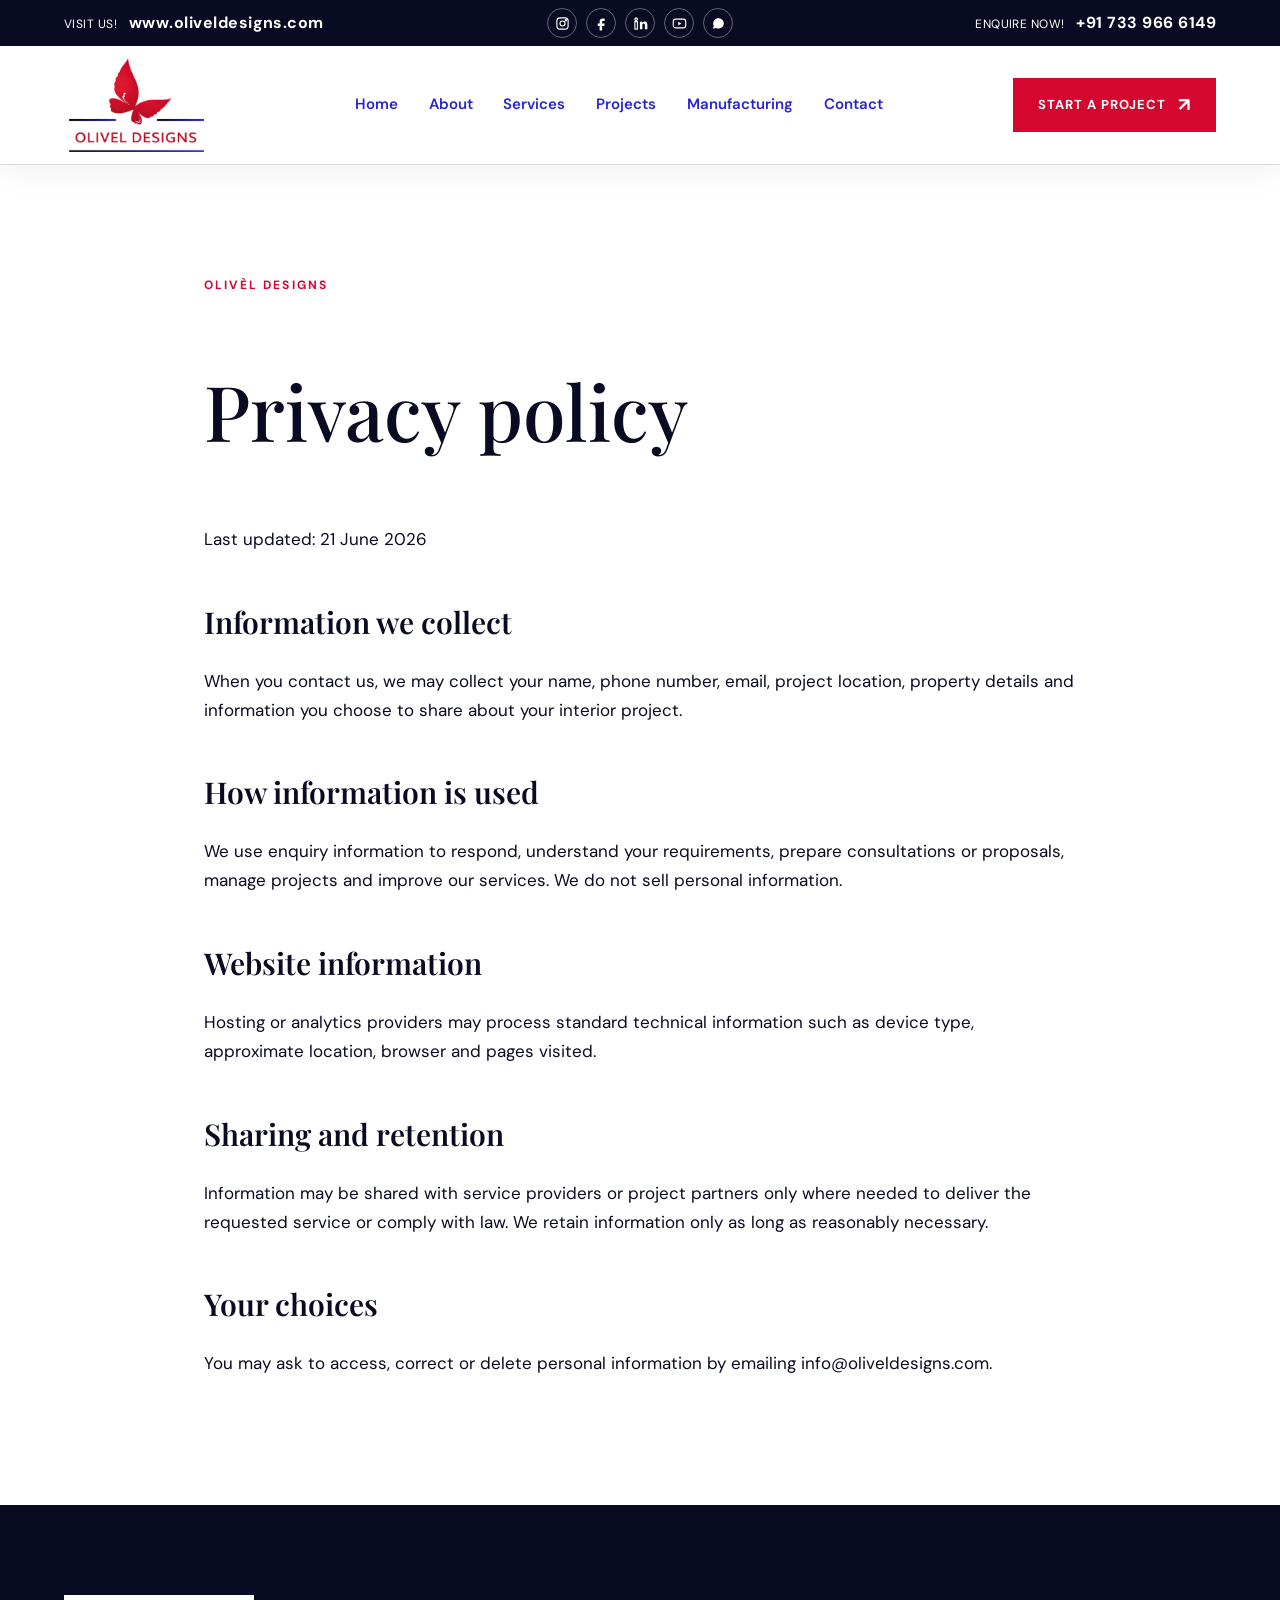
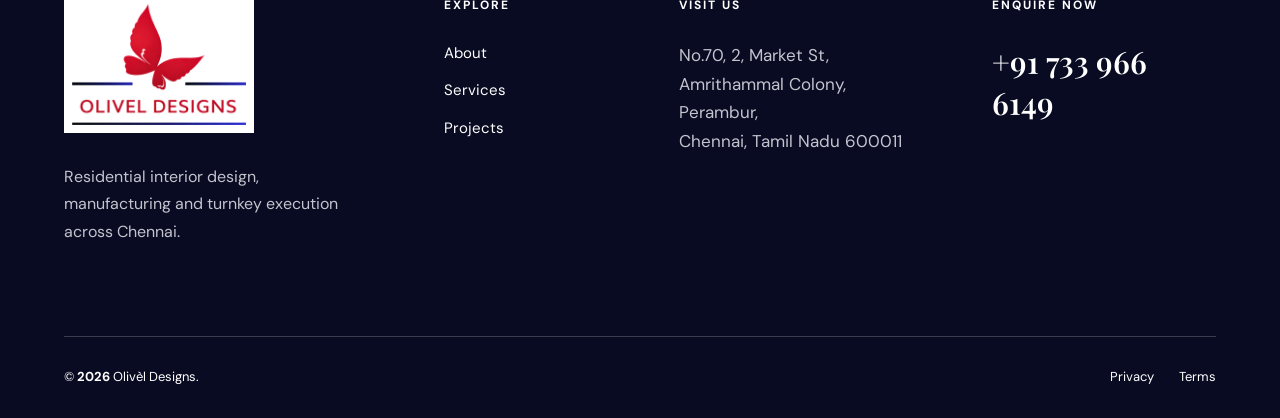
<file: privacy-policy.html>
<!doctype html><html lang="en-IN"><head><meta charset="utf-8"><meta name="viewport" content="width=device-width,initial-scale=1"><title>Privacy Policy | Olivèl Designs</title><link rel="icon" href="assets/favicon.png"><link rel="preconnect" href="https://fonts.googleapis.com"><link rel="preconnect" href="https://fonts.gstatic.com" crossorigin><link href="https://fonts.googleapis.com/css2?family=DM+Sans:wght@400;500;600;700&family=Playfair+Display:ital,wght@0,500;0,600;1,500&display=swap" rel="stylesheet"><link rel="stylesheet" href="assets/css/style.css"></head><body>
<header class="site-header"><div class="contact-bar"><a href="https://oliveldesigns.com">VISIT US! <strong>www.oliveldesigns.com</strong></a><a href="tel:+917339666149">ENQUIRE NOW! <strong>+91 733 966 6149</strong></a></div><div class="nav-wrap"><a class="brand" href="index.html"><img src="assets/images/brand/olivel-designs-logo.png" alt="Olivèl Designs"></a><nav class="main-nav" id="mainNav"><a href="index.html">Home</a><a href="about.html">About</a><a href="services.html">Services</a><a href="projects.html">Projects</a><a href="manufacturing.html">Manufacturing</a><a href="contact.html">Contact</a></nav><a class="nav-cta" href="contact.html">Start a project <span>↗</span></a><button class="menu-toggle" type="button"><span></span><span></span></button></div></header>
<main><section class="page-section legal"><p class="kicker">OLIVÈL DESIGNS</p><h1>Privacy policy</h1><p>Last updated: 21 June 2026</p><h2>Information we collect</h2><p>When you contact us, we may collect your name, phone number, email, project location, property details and information you choose to share about your interior project.</p><h2>How information is used</h2><p>We use enquiry information to respond, understand your requirements, prepare consultations or proposals, manage projects and improve our services. We do not sell personal information.</p><h2>Website information</h2><p>Hosting or analytics providers may process standard technical information such as device type, approximate location, browser and pages visited.</p><h2>Sharing and retention</h2><p>Information may be shared with service providers or project partners only where needed to deliver the requested service or comply with law. We retain information only as long as reasonably necessary.</p><h2>Your choices</h2><p>You may ask to access, correct or delete personal information by emailing info@oliveldesigns.com.</p></section></main>
<footer class="site-footer"><div class="footer-main"><div class="footer-brand"><a href="index.html"><img src="assets/images/brand/olivel-designs-logo.png" alt="Olivèl Designs"></a><p>Residential interior design, manufacturing and turnkey execution across Chennai.</p></div><div><h3>Explore</h3><a href="about.html">About</a><a href="services.html">Services</a><a href="projects.html">Projects</a></div><div><h3>Visit us</h3><p>No.70, 2, Market St,<br>Amrithammal Colony, Perambur,<br>Chennai, Tamil Nadu 600011</p></div><div class="footer-call"><h3>Enquire now</h3><a href="tel:+917339666149">+91 733 966 6149</a></div></div><div class="footer-bottom"><span>© <b data-year></b> Olivèl Designs.</span><div><a href="privacy-policy.html">Privacy</a><a href="terms.html">Terms</a></div></div></footer><script src="assets/js/main.js"></script></body></html>
</file>
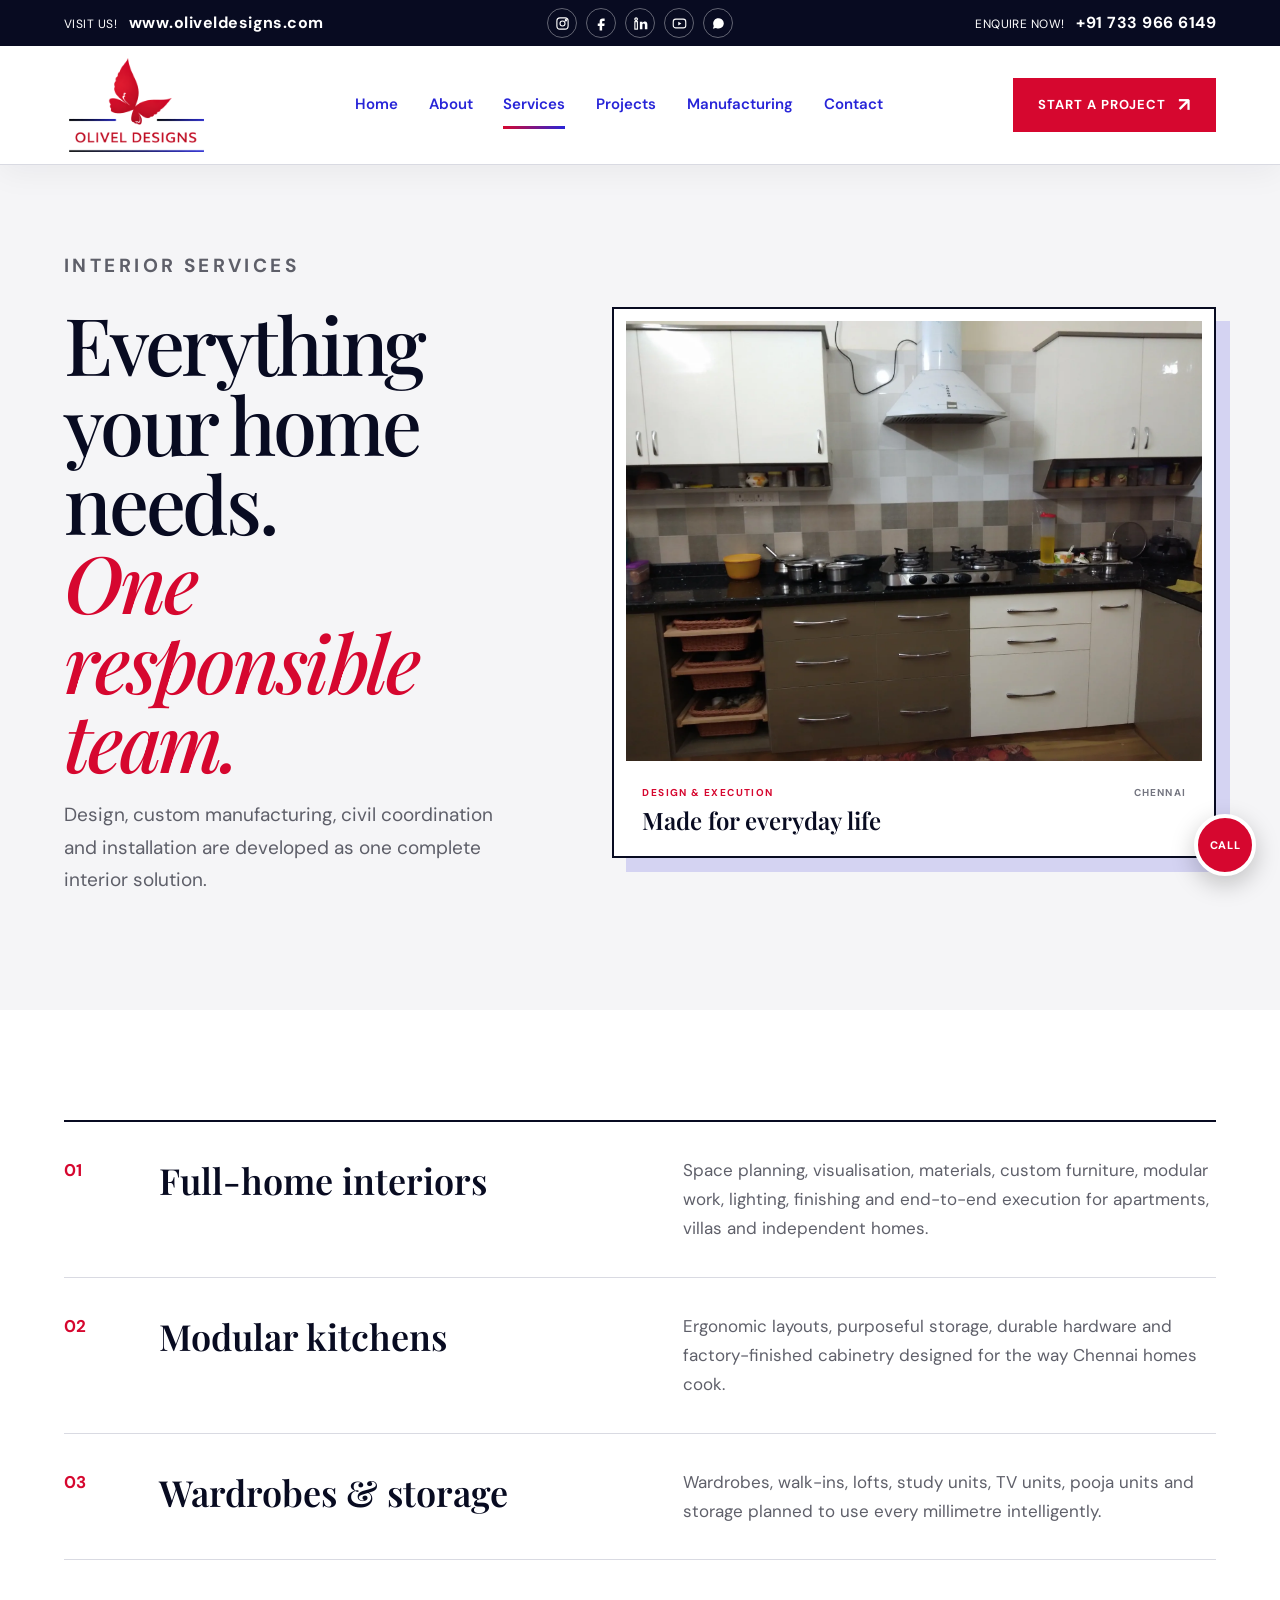
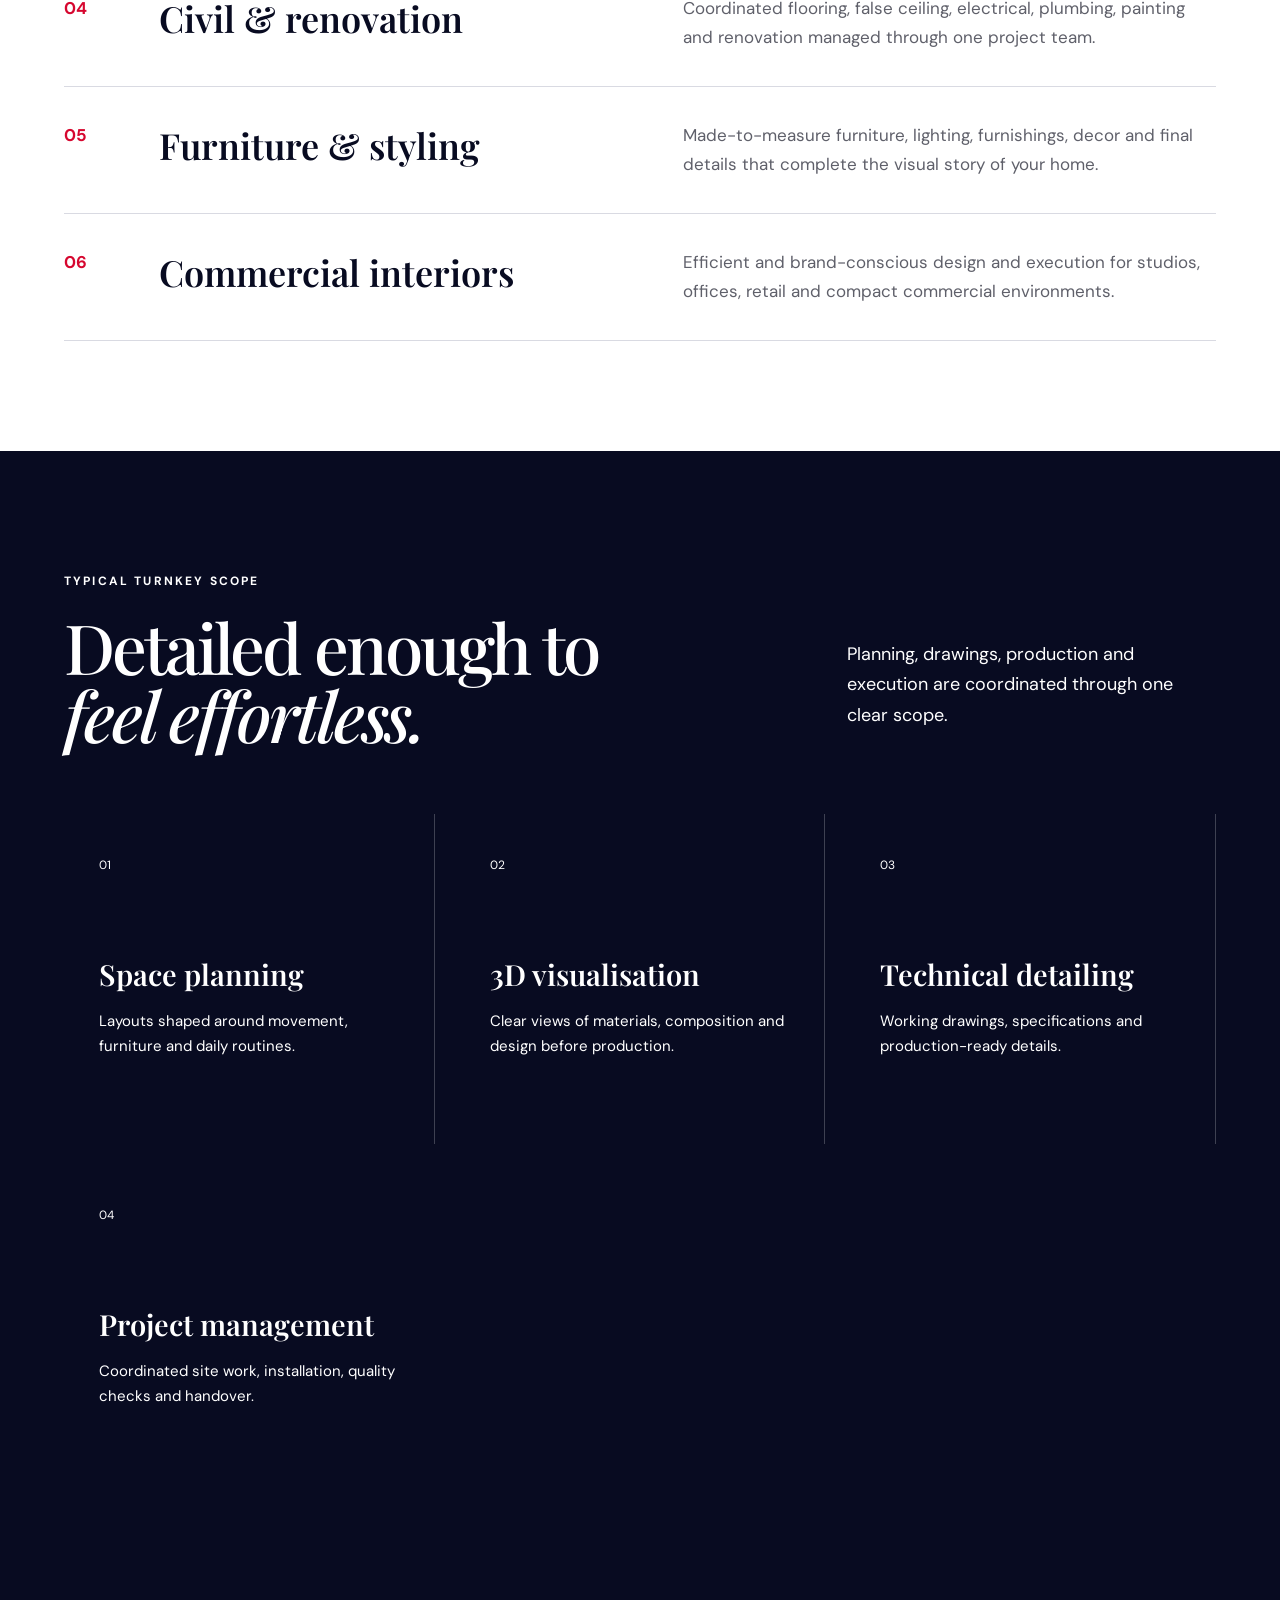
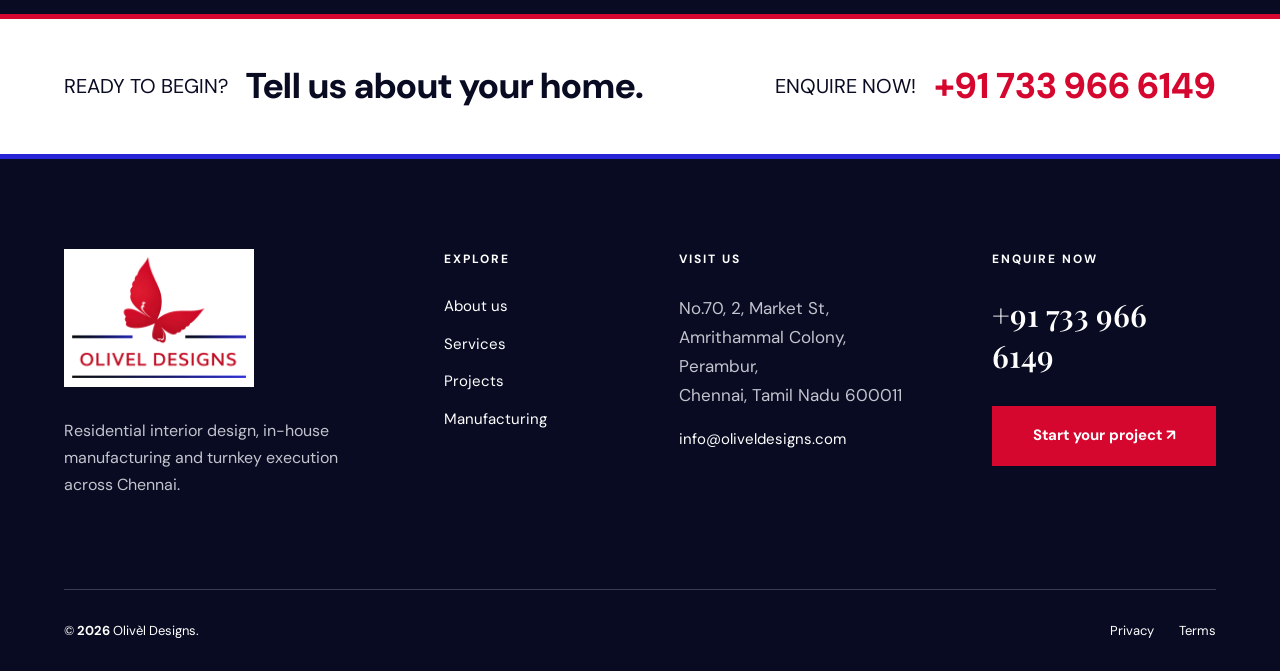
<file: services.html>
<!doctype html><html lang="en-IN"><head><meta charset="utf-8"><meta name="viewport" content="width=device-width,initial-scale=1"><title>Interior Design & Execution Services Chennai | Olivèl Designs</title><meta name="description" content="Full-home interiors, modular kitchens, wardrobes, renovation and custom furniture designed, manufactured and executed by Olivèl Designs in Chennai."><link rel="icon" href="assets/favicon.png"><link rel="preconnect" href="https://fonts.googleapis.com"><link rel="preconnect" href="https://fonts.gstatic.com" crossorigin><link href="https://fonts.googleapis.com/css2?family=DM+Sans:wght@400;500;600;700&family=Playfair+Display:ital,wght@0,500;0,600;1,500&display=swap" rel="stylesheet"><link rel="stylesheet" href="assets/css/style.css"></head><body>
<header class="site-header"><div class="contact-bar"><a href="https://oliveldesigns.com">VISIT US! <strong>www.oliveldesigns.com</strong></a><a href="tel:+917339666149">ENQUIRE NOW! <strong>+91 733 966 6149</strong></a></div><div class="nav-wrap"><a class="brand" href="index.html"><img src="assets/images/brand/olivel-designs-logo.png" alt="Olivèl Designs"></a><nav class="main-nav" id="mainNav"><a href="index.html">Home</a><a href="about.html">About</a><a class="active" href="services.html">Services</a><a href="projects.html">Projects</a><a href="manufacturing.html">Manufacturing</a><a href="contact.html">Contact</a></nav><a class="nav-cta" href="contact.html">Start a project <span>↗</span></a><button class="menu-toggle" type="button"><span></span><span></span></button></div></header>
<main><section class="page-hero"><div class="reveal"><p class="kicker">INTERIOR SERVICES</p><h1>Everything your home needs.<br><em>One responsible team.</em></h1><p>Design, custom manufacturing, civil coordination and installation are developed as one complete interior solution.</p></div><figure class="image-frame reveal"><div class="image-frame__media"><img src="assets/images/projects/jay-giri-avadi/kitchen.webp" alt="Modular kitchen by Olivèl Designs"></div><figcaption><div><span>DESIGN & EXECUTION</span><strong>Made for everyday life</strong></div><small>CHENNAI</small></figcaption></figure></section>
<section class="page-section"><div class="service-list"><article class="service-line"><span>01</span><h2>Full-home interiors</h2><p>Space planning, visualisation, materials, custom furniture, modular work, lighting, finishing and end-to-end execution for apartments, villas and independent homes.</p></article><article class="service-line"><span>02</span><h2>Modular kitchens</h2><p>Ergonomic layouts, purposeful storage, durable hardware and factory-finished cabinetry designed for the way Chennai homes cook.</p></article><article class="service-line"><span>03</span><h2>Wardrobes & storage</h2><p>Wardrobes, walk-ins, lofts, study units, TV units, pooja units and storage planned to use every millimetre intelligently.</p></article><article class="service-line"><span>04</span><h2>Civil & renovation</h2><p>Coordinated flooring, false ceiling, electrical, plumbing, painting and renovation managed through one project team.</p></article><article class="service-line"><span>05</span><h2>Furniture & styling</h2><p>Made-to-measure furniture, lighting, furnishings, decor and final details that complete the visual story of your home.</p></article><article class="service-line"><span>06</span><h2>Commercial interiors</h2><p>Efficient and brand-conscious design and execution for studios, offices, retail and compact commercial environments.</p></article></div></section>
<section class="services-showcase"><div class="section-heading section-heading--light"><div><p class="kicker kicker-light">TYPICAL TURNKEY SCOPE</p><h2>Detailed enough to<br><em>feel effortless.</em></h2></div><p>Planning, drawings, production and execution are coordinated through one clear scope.</p></div><div class="content-cards"><article class="service-card"><span>01</span><h3>Space planning</h3><p>Layouts shaped around movement, furniture and daily routines.</p></article><article class="service-card"><span>02</span><h3>3D visualisation</h3><p>Clear views of materials, composition and design before production.</p></article><article class="service-card"><span>03</span><h3>Technical detailing</h3><p>Working drawings, specifications and production-ready details.</p></article><article class="service-card"><span>04</span><h3>Project management</h3><p>Coordinated site work, installation, quality checks and handover.</p></article></div></section>
<section class="enquiry-ribbon"><div><span>READY TO BEGIN?</span><strong>Tell us about your home.</strong></div><div><span>ENQUIRE NOW!</span><a href="tel:+917339666149">+91 733 966 6149</a></div></section></main>
<footer class="site-footer"><div class="footer-main"><div class="footer-brand"><a href="index.html"><img src="assets/images/brand/olivel-designs-logo.png" alt="Olivèl Designs"></a><p>Residential interior design, in-house manufacturing and turnkey execution across Chennai.</p></div><div><h3>Explore</h3><a href="about.html">About us</a><a href="services.html">Services</a><a href="projects.html">Projects</a><a href="manufacturing.html">Manufacturing</a></div><div><h3>Visit us</h3><p>No.70, 2, Market St,<br>Amrithammal Colony, Perambur,<br>Chennai, Tamil Nadu 600011</p><a href="mailto:info@oliveldesigns.com">info@oliveldesigns.com</a></div><div class="footer-call"><h3>Enquire now</h3><a href="tel:+917339666149">+91 733 966 6149</a><a class="footer-button" href="contact.html">Start your project ↗</a></div></div><div class="footer-bottom"><span>© <b data-year></b> Olivèl Designs.</span><div><a href="privacy-policy.html">Privacy</a><a href="terms.html">Terms</a></div></div></footer><a class="floating-call" href="tel:+917339666149">CALL</a><script src="assets/js/main.js"></script></body></html>
</file>
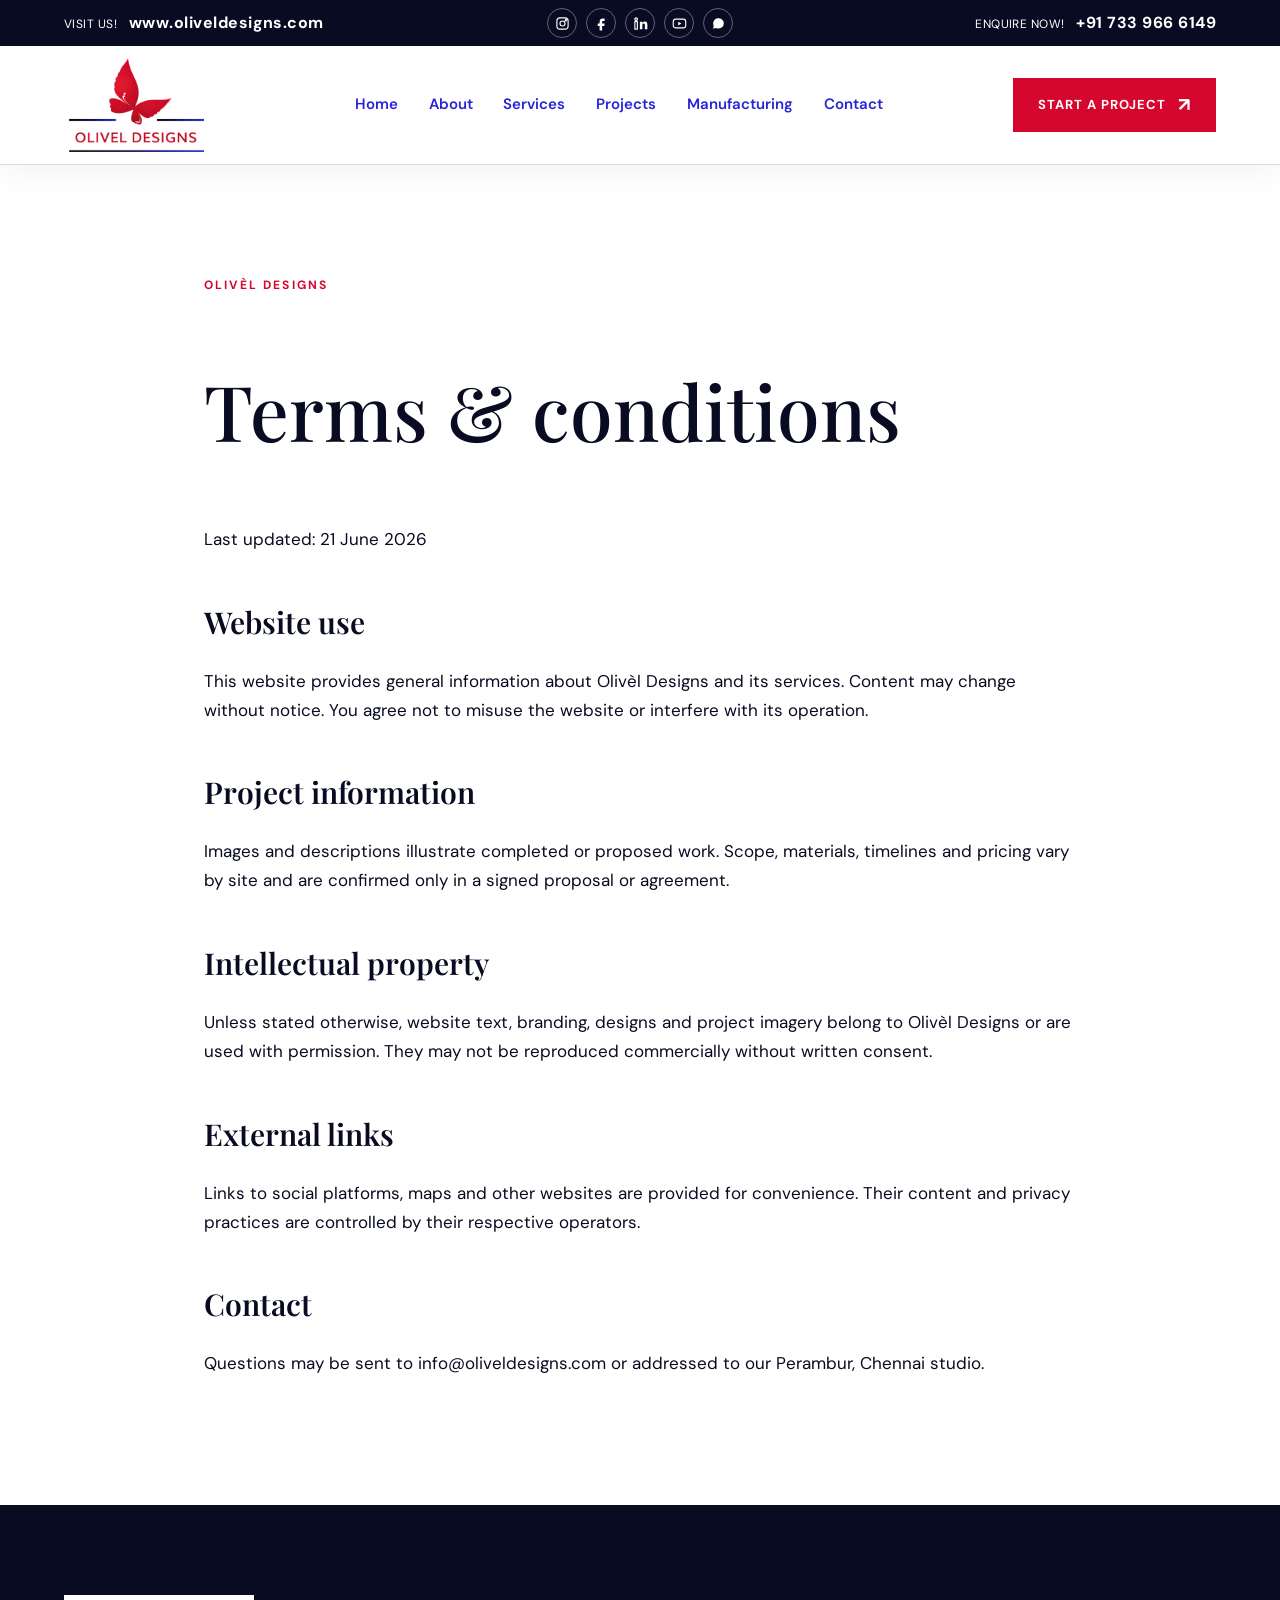
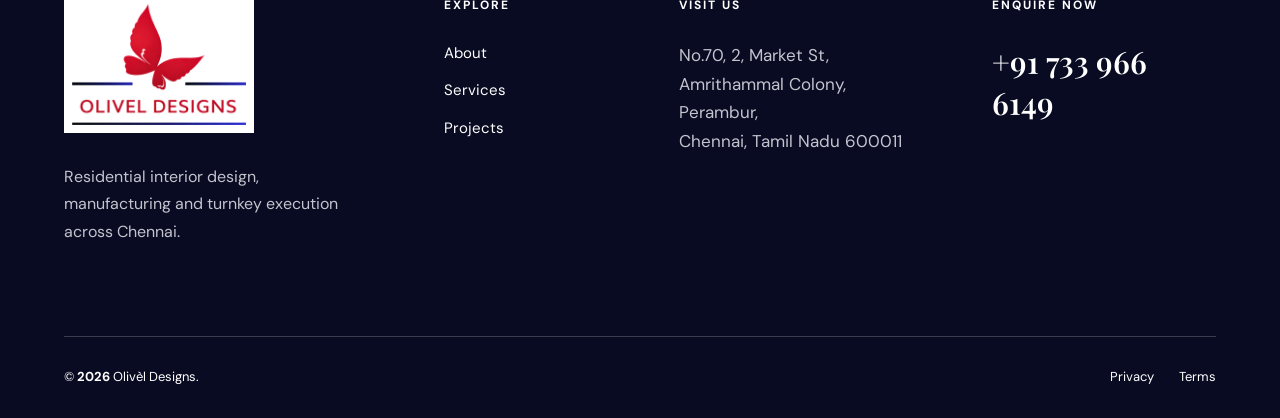
<file: terms.html>
<!doctype html><html lang="en-IN"><head><meta charset="utf-8"><meta name="viewport" content="width=device-width,initial-scale=1"><title>Terms & Conditions | Olivèl Designs</title><link rel="icon" href="assets/favicon.png"><link rel="preconnect" href="https://fonts.googleapis.com"><link rel="preconnect" href="https://fonts.gstatic.com" crossorigin><link href="https://fonts.googleapis.com/css2?family=DM+Sans:wght@400;500;600;700&family=Playfair+Display:ital,wght@0,500;0,600;1,500&display=swap" rel="stylesheet"><link rel="stylesheet" href="assets/css/style.css"></head><body>
<header class="site-header"><div class="contact-bar"><a href="https://oliveldesigns.com">VISIT US! <strong>www.oliveldesigns.com</strong></a><a href="tel:+917339666149">ENQUIRE NOW! <strong>+91 733 966 6149</strong></a></div><div class="nav-wrap"><a class="brand" href="index.html"><img src="assets/images/brand/olivel-designs-logo.png" alt="Olivèl Designs"></a><nav class="main-nav" id="mainNav"><a href="index.html">Home</a><a href="about.html">About</a><a href="services.html">Services</a><a href="projects.html">Projects</a><a href="manufacturing.html">Manufacturing</a><a href="contact.html">Contact</a></nav><a class="nav-cta" href="contact.html">Start a project <span>↗</span></a><button class="menu-toggle" type="button"><span></span><span></span></button></div></header>
<main><section class="page-section legal"><p class="kicker">OLIVÈL DESIGNS</p><h1>Terms & conditions</h1><p>Last updated: 21 June 2026</p><h2>Website use</h2><p>This website provides general information about Olivèl Designs and its services. Content may change without notice. You agree not to misuse the website or interfere with its operation.</p><h2>Project information</h2><p>Images and descriptions illustrate completed or proposed work. Scope, materials, timelines and pricing vary by site and are confirmed only in a signed proposal or agreement.</p><h2>Intellectual property</h2><p>Unless stated otherwise, website text, branding, designs and project imagery belong to Olivèl Designs or are used with permission. They may not be reproduced commercially without written consent.</p><h2>External links</h2><p>Links to social platforms, maps and other websites are provided for convenience. Their content and privacy practices are controlled by their respective operators.</p><h2>Contact</h2><p>Questions may be sent to info@oliveldesigns.com or addressed to our Perambur, Chennai studio.</p></section></main>
<footer class="site-footer"><div class="footer-main"><div class="footer-brand"><a href="index.html"><img src="assets/images/brand/olivel-designs-logo.png" alt="Olivèl Designs"></a><p>Residential interior design, manufacturing and turnkey execution across Chennai.</p></div><div><h3>Explore</h3><a href="about.html">About</a><a href="services.html">Services</a><a href="projects.html">Projects</a></div><div><h3>Visit us</h3><p>No.70, 2, Market St,<br>Amrithammal Colony, Perambur,<br>Chennai, Tamil Nadu 600011</p></div><div class="footer-call"><h3>Enquire now</h3><a href="tel:+917339666149">+91 733 966 6149</a></div></div><div class="footer-bottom"><span>© <b data-year></b> Olivèl Designs.</span><div><a href="privacy-policy.html">Privacy</a><a href="terms.html">Terms</a></div></div></footer><script src="assets/js/main.js"></script></body></html>
</file>
<file: assets/css/style.css>
:root{--red:#d6072f;--red-dark:#bb0629;--navy:#080b21;--blue:#2724d8;--ink:#15161d;--white:#fff;--mist:#f5f5f7;--line:#d9dae2;--pad:clamp(24px,5vw,80px);--serif:'Playfair Display',Georgia,serif;--sans:'DM Sans',Arial,sans-serif}
*{box-sizing:border-box}html{scroll-behavior:smooth}body{margin:0;background:#fff;color:var(--ink);font:400 17px/1.7 var(--sans);-webkit-font-smoothing:antialiased}body.menu-open{overflow:hidden}img{display:block;width:100%}a{color:inherit;text-decoration:none}button{font:inherit}.site-header{position:relative;z-index:20;background:#fff;border-bottom:1px solid var(--line)}.contact-bar{height:46px;padding:0 var(--pad);display:flex;align-items:center;justify-content:space-between;background:var(--navy);color:#fff;font-size:12px;letter-spacing:.04em}.contact-bar strong{font-size:16px;margin-left:8px}.contact-bar a:last-child strong{color:#fff}.nav-wrap{height:118px;padding:0 var(--pad);display:grid;grid-template-columns:160px 1fr auto;align-items:center;gap:38px}.brand{width:145px;height:105px;padding:5px;background:#fff;overflow:hidden}.brand img{height:100%;object-fit:contain}.main-nav{display:flex;justify-content:center;gap:clamp(20px,2.4vw,42px)}.main-nav a{position:relative;padding:45px 0;font-size:15px;font-weight:600}.main-nav a:after{content:'';position:absolute;left:0;right:100%;bottom:34px;height:3px;background:linear-gradient(90deg,var(--red),var(--blue));transition:right .25s}.main-nav a:hover:after,.main-nav a.active:after{right:0}.nav-cta,.btn{display:inline-flex;align-items:center;justify-content:center;min-height:54px;padding:0 25px;font-size:13px;font-weight:700;text-transform:uppercase;letter-spacing:.07em;transition:.25s}.nav-cta{background:var(--red);color:#fff}.nav-cta span{margin-left:12px;font-size:19px}.nav-cta:hover,.btn-red:hover{background:var(--blue);transform:translateY(-2px)}.menu-toggle{display:none;border:0;background:transparent;padding:12px}.menu-toggle span{display:block;width:30px;height:2px;margin:7px;background:var(--navy)}
.hero-static{min-height:760px;padding:80px var(--pad) 95px;display:grid;grid-template-columns:.88fr 1.12fr;align-items:center;gap:clamp(50px,7vw,110px);background:linear-gradient(115deg,#fff 0%,#fff 62%,#f1f1f6 62%)}.kicker{margin:0 0 22px;color:var(--red);font-size:12px;font-weight:700;letter-spacing:.18em}.kicker-light{color:#fff}.hero-copy h1,.section-heading h2,.manufacture-copy h2{margin:0;font:500 clamp(58px,6.4vw,98px)/.98 var(--serif);letter-spacing:-.045em}.hero-copy h1 em,.section-heading h2 em,.manufacture-copy h2 em,.intro-band h2 em{color:var(--red);font-weight:500}.hero-text{max-width:670px;margin:35px 0 0;font-size:20px;line-height:1.7;color:#50515b}.hero-actions{display:flex;align-items:center;gap:32px;margin-top:38px}.btn-red{background:var(--red);color:#fff}.btn-outline{border:2px solid var(--navy);color:var(--navy)}.btn-outline:hover{background:var(--navy);color:#fff}.text-link{display:inline-flex;gap:12px;align-items:center;padding:8px 0;border-bottom:2px solid var(--navy);font-size:14px;font-weight:700}.text-link span{font-size:20px}.hero-facts{display:grid;grid-template-columns:repeat(3,1fr);gap:16px;margin-top:70px;border-top:1px solid var(--line);padding-top:25px}.hero-facts div{display:flex;gap:12px;align-items:center}.hero-facts strong{font:600 32px var(--serif);color:var(--navy)}.hero-facts span{max-width:120px;font-size:11px;line-height:1.4;text-transform:uppercase;letter-spacing:.07em;color:#6e6f78}
.image-frame{margin:0;padding:12px;border:2px solid var(--navy);background:#fff;box-shadow:14px 14px 0 rgba(39,36,216,.16)}.image-frame__media{overflow:hidden;background:#eee}.image-frame__media img{height:440px;object-fit:cover;transition:transform .6s}.image-frame:hover img{transform:scale(1.025)}.image-frame--hero .image-frame__media img{height:560px}.image-frame figcaption{min-height:78px;padding:17px 16px 8px;display:flex;align-items:flex-start;justify-content:space-between;gap:20px;border-top:6px solid #fff}.image-frame figcaption span,.project-frame__tag span{display:block;color:var(--red);font-size:10px;font-weight:700;letter-spacing:.14em}.image-frame figcaption strong{display:block;margin-top:3px;font:600 24px var(--serif)}.image-frame figcaption small,.project-frame__tag small{font-size:10px;font-weight:700;letter-spacing:.12em;color:#747580}
.intro-band{padding:95px var(--pad);display:grid;grid-template-columns:.35fr 1.15fr .75fr;gap:6vw;align-items:center;background:var(--red);color:#fff}.intro-band h2{margin:0;font:500 clamp(42px,4.7vw,72px)/1.08 var(--serif);letter-spacing:-.035em}.intro-band h2 em{color:#fff;text-decoration:underline;text-decoration-thickness:2px;text-underline-offset:7px}.intro-band>p:last-child{font-size:18px;color:rgba(255,255,255,.85)}
.section-shell{padding:120px var(--pad)}.section-heading{display:grid;grid-template-columns:1.2fr .65fr;align-items:end;gap:8vw;margin-bottom:65px}.section-heading h2{font-size:clamp(50px,5.4vw,82px)}.section-heading>p{font-size:18px;color:#60616a}.project-grid{display:grid;grid-template-columns:repeat(2,1fr);gap:54px 42px}.project-frame{padding:10px;border:1.5px solid var(--navy);background:#fff;transition:transform .3s,box-shadow .3s}.project-frame:hover{transform:translateY(-6px);box-shadow:10px 10px 0 rgba(214,7,47,.12)}.project-frame__media{height:360px;overflow:hidden;background:#eee}.project-frame__media img{height:100%;object-fit:cover;transition:transform .5s}.project-frame:hover img{transform:scale(1.035)}.project-frame__tag{min-height:90px;padding:18px 14px 10px;display:flex;align-items:flex-start;justify-content:space-between;gap:20px;border-top:1px solid var(--line)}.project-frame__tag strong{display:block;margin-top:4px;font:600 25px var(--serif)}.project-frame__tag small{padding-top:7px}.center-action{text-align:center;margin-top:55px}
.services-showcase{padding:120px var(--pad);background:var(--navy);color:#fff}.section-heading--light>p{color:#bbbcc8}.section-heading--light h2 em{color:#fff}.service-cards{display:grid;grid-template-columns:repeat(4,1fr);border:1px solid rgba(255,255,255,.22)}.service-card{position:relative;min-height:330px;padding:35px;border-right:1px solid rgba(255,255,255,.22);transition:background .25s}.service-card:last-child{border-right:0}.service-card:hover{background:var(--red)}.service-card>span{font-size:12px;color:#9ea0b1}.service-card h3{margin:80px 0 18px;font:600 29px/1.15 var(--serif)}.service-card p{font-size:15px;color:#c9cad3}.service-card i{position:absolute;right:28px;bottom:22px;font-size:24px;font-style:normal}
.manufacture-feature{display:grid;grid-template-columns:1fr 1fr;gap:9vw;align-items:center}.manufacture-copy h2{font-size:clamp(48px,5vw,78px)}.manufacture-copy>p{margin:32px 0;font-size:18px;color:#565762}.manufacture-copy ul{margin:0 0 35px;padding:0;list-style:none}.manufacture-copy li{padding:13px 0;border-bottom:1px solid var(--line);font-weight:600}.manufacture-copy li:before{content:'✓';margin-right:13px;color:var(--red)}
.process-section{padding:120px var(--pad);background:var(--mist)}.process-grid{display:grid;grid-template-columns:repeat(5,1fr);border-top:4px solid var(--navy)}.process-grid article{min-height:260px;padding:30px 24px;border-right:1px solid var(--line)}.process-grid article:last-child{border:0}.process-grid span{font-weight:700;color:var(--red)}.process-grid h3{margin:65px 0 14px;font:600 27px var(--serif)}.process-grid p{font-size:14px;color:#62636c}
.enquiry-ribbon{min-height:145px;padding:25px var(--pad);display:flex;align-items:center;justify-content:space-between;gap:40px;background:#fff;border-top:5px solid var(--red);border-bottom:5px solid var(--blue)}.enquiry-ribbon>div{display:flex;align-items:center;gap:18px}.enquiry-ribbon span{font-size:20px}.enquiry-ribbon strong,.enquiry-ribbon a{font-size:clamp(24px,2.8vw,44px);font-weight:800;color:var(--navy)}.enquiry-ribbon a{color:var(--red)}
.site-footer{padding:0 var(--pad);background:var(--navy);color:#fff}.footer-main{padding:90px 0 75px;display:grid;grid-template-columns:1.3fr .65fr 1fr 1fr;gap:7vw}.footer-brand>a{display:block;width:190px;height:138px;padding:8px;background:#fff}.footer-brand img{height:100%;object-fit:contain}.footer-brand p{max-width:400px;margin-top:30px;font-size:16px;color:#bfc0ca}.footer-main h3{margin:0 0 25px;color:#8f91a5;font-size:12px;text-transform:uppercase;letter-spacing:.16em}.footer-main>div:not(:first-child)>a{display:block;margin:12px 0;font-size:15px}.footer-main>div>p{color:#c3c4ce}.footer-call>a:first-of-type{font:600 clamp(24px,2.4vw,37px) var(--serif)!important;color:#fff}.footer-button{margin-top:30px!important;padding:17px 20px;background:var(--red);font-weight:700;text-align:center}.footer-bottom{min-height:82px;display:flex;align-items:center;justify-content:space-between;gap:30px;border-top:1px solid rgba(255,255,255,.2);font-size:13px;color:#a7a8b6}.footer-bottom>div{display:flex;gap:25px}.floating-call{position:fixed;right:24px;bottom:24px;z-index:30;width:62px;height:62px;border-radius:50%;display:grid;place-items:center;background:var(--red);color:#fff;border:4px solid #fff;box-shadow:0 8px 25px rgba(0,0,0,.22);font-size:11px;font-weight:800;letter-spacing:.06em}
.reveal{opacity:1;transform:none}.reveal.is-visible{opacity:1;transform:none}
.project-detail{padding:85px 0;border-top:1px solid var(--line);scroll-margin-top:30px}.project-detail:first-child{padding-top:0;border-top:0}.project-detail__head{display:flex;align-items:flex-end;justify-content:space-between;gap:30px;margin-bottom:35px}.project-detail__head h2{margin:0;font:600 clamp(38px,4vw,60px) var(--serif)}.project-detail__head h2 em{color:var(--red);font-weight:500}.project-detail__head p{margin:0;text-align:right;color:#686973;font-size:13px;font-weight:700;letter-spacing:.1em}
/* Inner pages */.page-hero{padding:85px var(--pad) 95px;display:grid;grid-template-columns:.85fr 1.15fr;gap:8vw;align-items:center;background:var(--mist)}.page-hero h1{margin:0;font:500 clamp(58px,6.2vw,94px)/1 var(--serif);letter-spacing:-.04em}.page-hero h1 em{color:var(--red)}.page-hero p{font-size:19px;color:#5e5f69}.page-section{padding:110px var(--pad)}.prose-grid{display:grid;grid-template-columns:.7fr 1.3fr;gap:9vw}.prose-grid h2{font:500 clamp(45px,5vw,76px)/1.05 var(--serif)}.prose-grid h2 em{color:var(--red)}.prose-grid p{font-size:18px;color:#565761}.content-cards{display:grid;grid-template-columns:repeat(3,1fr);gap:20px}.content-card{padding:35px;border:1.5px solid var(--navy);min-height:260px}.content-card span{color:var(--red);font-weight:700}.content-card h3{margin:50px 0 15px;font:600 29px var(--serif)}.content-card p{font-size:15px;color:#60616a}.project-grid--all{grid-template-columns:repeat(3,1fr)}.project-grid--all .project-frame__media{height:280px}.project-grid--all .project-frame__tag strong{font-size:21px}.service-list{border-top:2px solid var(--navy)}.service-line{display:grid;grid-template-columns:55px 1fr 1.1fr;gap:40px;padding:34px 0;border-bottom:1px solid var(--line)}.service-line span{color:var(--red);font-weight:700}.service-line h2{margin:0;font:600 36px var(--serif)}.service-line p{margin:0;color:#5f606a}.contact-layout{display:grid;grid-template-columns:.8fr 1.2fr;gap:8vw}.contact-details h1{font:500 clamp(55px,6vw,90px)/1 var(--serif)}.contact-details h1 em{color:var(--red)}.contact-big{display:block;margin:35px 0;font:700 clamp(30px,3.3vw,48px) var(--serif);color:var(--red)}.contact-form{padding:48px;border:2px solid var(--navy);box-shadow:12px 12px 0 rgba(39,36,216,.14)}.form-grid{display:grid;grid-template-columns:1fr 1fr;gap:22px}.contact-form label{display:block;margin-bottom:22px;font-size:13px;font-weight:700}.contact-form input,.contact-form textarea,.contact-form select{width:100%;margin-top:8px;padding:14px;border:1px solid var(--line);font:16px var(--sans);background:#fff}.contact-form textarea{resize:vertical}.legal{max-width:1000px;margin:auto}.legal h1{font:500 clamp(52px,6vw,84px) var(--serif)}.legal h2{margin-top:48px;font:600 30px var(--serif)}.gallery-strip{display:grid;grid-template-columns:repeat(3,1fr);gap:24px}.gallery-item{padding:9px;border:1.5px solid var(--navy);background:#fff}.gallery-item img{height:330px;object-fit:cover}.gallery-item p{margin:0;padding:14px 8px 7px;font-weight:700}.lightbox{position:fixed;inset:0;z-index:100;display:none;place-items:center;padding:30px;background:rgba(8,11,33,.93)}.lightbox.is-open{display:grid}.lightbox img{max-width:min(1100px,90vw);max-height:78vh;object-fit:contain}.lightbox p{color:#fff;font:600 22px var(--serif)}.lightbox button{position:absolute;right:30px;top:25px;background:none;border:0;color:#fff;font-size:42px}
@media(max-width:1050px){.nav-wrap{grid-template-columns:130px 1fr auto;gap:18px}.brand{width:125px}.main-nav{gap:18px}.main-nav a{font-size:13px}.hero-static{grid-template-columns:1fr 1fr}.hero-facts{grid-template-columns:1fr}.service-cards{grid-template-columns:1fr 1fr}.service-card:nth-child(2){border-right:0}.service-card{border-bottom:1px solid rgba(255,255,255,.22)}.footer-main{grid-template-columns:1fr 1fr}.project-grid--all{grid-template-columns:repeat(2,1fr)}}
@media(max-width:820px){body{font-size:16px}.contact-bar{height:auto;min-height:48px;gap:12px}.contact-bar a:first-child{display:none}.contact-bar{justify-content:center}.nav-wrap{height:96px;grid-template-columns:1fr auto}.brand{width:120px;height:88px}.nav-cta{display:none}.menu-toggle{display:block}.main-nav{position:fixed;inset:144px 0 0;display:none;padding:35px var(--pad);background:var(--navy);color:#fff;flex-direction:column;justify-content:flex-start;gap:0}.main-nav.is-open{display:flex}.main-nav a{padding:16px 0;border-bottom:1px solid rgba(255,255,255,.18);font:500 28px var(--serif)}.main-nav a:after{display:none}.hero-static,.page-hero,.manufacture-feature,.contact-layout{grid-template-columns:1fr}.hero-static{padding-top:65px;background:#fff}.hero-copy h1{font-size:clamp(54px,13vw,82px)}.image-frame--hero .image-frame__media img{height:62vw;min-height:390px}.intro-band{grid-template-columns:1fr;gap:22px}.section-heading{grid-template-columns:1fr;gap:25px}.project-grid{gap:35px 20px}.project-frame__media{height:300px}.process-grid{grid-template-columns:1fr 1fr}.enquiry-ribbon{align-items:flex-start;flex-direction:column}.enquiry-ribbon>div{align-items:flex-start;flex-direction:column;gap:5px}.footer-main{grid-template-columns:1fr 1fr}.prose-grid{grid-template-columns:1fr}.content-cards{grid-template-columns:1fr 1fr}.gallery-strip{grid-template-columns:1fr 1fr}}
@media(max-width:560px){:root{--pad:20px}.contact-bar strong{font-size:14px}.hero-static{padding-bottom:70px}.hero-actions{align-items:flex-start;flex-direction:column}.image-frame{box-shadow:8px 8px 0 rgba(39,36,216,.16)}.image-frame--hero .image-frame__media img{height:430px}.hero-facts{margin-top:50px}.section-shell,.services-showcase,.process-section,.page-section{padding-top:80px;padding-bottom:80px}.project-grid,.project-grid--all{grid-template-columns:1fr}.project-frame__media,.project-grid--all .project-frame__media{height:300px}.service-cards{grid-template-columns:1fr}.service-card{border-right:0}.process-grid{grid-template-columns:1fr}.process-grid article{min-height:200px;border-right:0;border-bottom:1px solid var(--line)}.footer-main{grid-template-columns:1fr;padding-top:70px}.footer-bottom{padding:25px 0;align-items:flex-start;flex-direction:column}.footer-bottom>div{flex-wrap:wrap}.content-cards,.gallery-strip,.form-grid{grid-template-columns:1fr}.service-line{grid-template-columns:35px 1fr}.service-line p{grid-column:2}.contact-form{padding:28px}.enquiry-ribbon strong,.enquiry-ribbon a{font-size:25px}}
@media(prefers-reduced-motion:reduce){*{scroll-behavior:auto!important}.reveal{opacity:1;transform:none;transition:none}}

/* Motion, social header and social proof */
.site-header{position:sticky;top:0;z-index:50;box-shadow:0 8px 30px rgba(8,11,33,.05)}
.contact-bar{display:grid;grid-template-columns:1fr auto 1fr}
.contact-bar>a:last-child{justify-self:end}
.header-socials{display:flex;align-items:center;gap:9px}
.header-socials a{width:30px;height:30px;display:grid;place-items:center;border:1px solid rgba(255,255,255,.36);border-radius:50%;transition:transform .25s,background .25s,border-color .25s}
.header-socials a:hover{transform:translateY(-3px) scale(1.06);background:var(--red);border-color:var(--red)}
.header-socials svg{width:15px;height:15px;fill:none;stroke:#fff;stroke-width:1.8}
.header-socials svg path:not(.play){fill:#fff;stroke:none}.header-socials svg .play{fill:#fff;stroke:none}
.scroll-progress{position:fixed;z-index:90;left:0;right:0;top:0;height:4px;background:linear-gradient(90deg,var(--red),var(--blue));transform:scaleX(0);transform-origin:left;pointer-events:none}
.motion-ready .motion-heading,.motion-ready .motion-item,.motion-ready .motion-image{opacity:0;transform:translateY(34px);transition:opacity .75s cubic-bezier(.2,.7,.2,1),transform .75s cubic-bezier(.2,.7,.2,1);transition-delay:var(--motion-delay,0ms)}
.motion-ready .motion-heading{transform:translateY(45px);filter:blur(4px);transition-property:opacity,transform,filter}
.motion-ready .motion-image{transform:translateY(28px) scale(.965)}
.motion-ready .motion-heading.is-visible,.motion-ready .motion-item.is-visible,.motion-ready .motion-image.is-visible{opacity:1;transform:none;filter:none}
.motion-image img{transform:scale(1.055);transition:transform 1.05s cubic-bezier(.2,.7,.2,1)}
.motion-image.is-visible img{transform:scale(1)}
.motion-image:hover img{transform:scale(1.045)}
.instagram-section,.reviews-section{padding:120px var(--pad);overflow:hidden}
.instagram-section{background:#fff}.reviews-section{background:var(--mist);border-top:1px solid var(--line)}
.social-section-head{display:flex;align-items:flex-end;justify-content:space-between;gap:40px;margin-bottom:55px}
.social-section-head h2{margin:0;font:500 clamp(50px,5.4vw,82px)/1 var(--serif);letter-spacing:-.04em}.social-section-head h2 em{color:var(--red);font-weight:500}
.carousel-controls{display:flex;gap:10px}.carousel-controls button{width:54px;height:54px;border:2px solid var(--navy);background:#fff;color:var(--navy);font-size:24px;cursor:pointer;transition:.25s}.carousel-controls button:hover{background:var(--red);border-color:var(--red);color:#fff}
.insta-track{display:flex;gap:24px;overflow-x:auto;scroll-snap-type:x mandatory;scrollbar-width:none;padding:4px 4px 22px}.insta-track::-webkit-scrollbar{display:none}
.insta-card{flex:0 0 clamp(270px,27vw,390px);padding:9px;border:1.5px solid var(--navy);background:#fff;scroll-snap-align:start}.insta-card img{height:390px;object-fit:cover}.insta-card>div{display:flex;align-items:center;justify-content:space-between;padding:15px 9px 7px}.insta-card span{font:600 21px var(--serif)}.insta-card b{color:var(--red);font-size:23px}
.reviews-grid{display:grid;grid-template-columns:.65fr 1fr 1fr;gap:22px}.review-summary,.review-card{min-height:330px;padding:35px;background:#fff;border:1.5px solid var(--navy)}.review-summary{background:var(--navy);color:#fff}.google-mark{width:52px;height:52px;display:grid;place-items:center;border-radius:50%;background:#fff;color:#4285f4;font-size:26px;font-weight:800}.review-summary>strong{display:block;margin:45px 0 8px;font:600 29px var(--serif)}.review-summary p{color:#c5c6d0}.stars{color:#f5ae00;letter-spacing:.08em}.review-card__top{display:grid;grid-template-columns:auto 1fr auto;gap:14px;align-items:center}.review-avatar{width:48px;height:48px;display:grid;place-items:center;border-radius:50%;background:var(--red);color:#fff;font-weight:700}.review-card__top strong,.review-card__top small{display:block}.review-card__top small{color:#777883;font-size:11px}.review-card blockquote{margin:45px 0 0;font:500 22px/1.55 var(--serif);color:#30313a}
@media(max-width:820px){.contact-bar{grid-template-columns:auto 1fr;gap:14px}.contact-bar>a:first-child{display:none}.contact-bar>a:last-child{justify-self:end}.header-socials{justify-self:start}.main-nav{inset:144px 0 0}.social-section-head{align-items:flex-start;flex-direction:column}.reviews-grid{grid-template-columns:1fr}.review-summary,.review-card{min-height:auto}}
@media(max-width:560px){.header-socials{gap:6px}.header-socials a{width:27px;height:27px}.contact-bar>a:last-child{font-size:10px}.contact-bar>a:last-child strong{font-size:12px;margin-left:3px}.instagram-section,.reviews-section{padding:80px var(--pad)}.insta-card img{height:330px}.review-card blockquote{font-size:20px}}
@media(prefers-reduced-motion:reduce){.motion-ready .motion-heading,.motion-ready .motion-item,.motion-ready .motion-image{opacity:1;transform:none;filter:none;transition:none}.motion-image img{transform:none!important}}

/* Olivel navy-to-blue visual system and solid mobile navigation */
:root{--brand-gradient:linear-gradient(125deg,#080b21 0%,#172e78 52%,#4169f5 100%)}
body{color:#080b21}
.site-header{z-index:1000;isolation:isolate}
.contact-bar,.services-showcase,.site-footer{background-color:#080b21;background-image:var(--brand-gradient)}
.menu-toggle{width:48px;height:48px;padding:7px;border-radius:14px;background-color:#080b21;background-image:var(--brand-gradient);box-shadow:0 10px 24px rgba(8,11,33,.22)}
.menu-toggle span{width:27px;margin:6px auto;background:#fff}
h1,h2,h3,h4{color:#080b21;background:none;-webkit-text-fill-color:currentColor}
.main-nav a{color:#2724d8;background:none;-webkit-text-fill-color:currentColor}
.contact-bar,.contact-bar *,.services-showcase,.services-showcase h1,.services-showcase h2,.services-showcase h3,.services-showcase h4,.services-showcase p,.services-showcase span,.services-showcase a,.site-footer,.site-footer h1,.site-footer h2,.site-footer h3,.site-footer h4,.site-footer p,.site-footer span,.site-footer a,.site-footer li{color:#fff;background-image:none;-webkit-text-fill-color:currentColor}
@media(max-width:820px){
  .main-nav{z-index:9999;background-color:#080b21;background-image:var(--brand-gradient);opacity:1;pointer-events:auto;box-shadow:0 24px 60px rgba(8,11,33,.38)}
  .main-nav.is-open{align-items:center;justify-content:center;padding:30px 24px}
  .main-nav.is-open a{width:min(100%,420px);padding:15px 20px;border:1px solid rgba(255,255,255,.15);border-radius:14px;color:#fff;background:none;font-size:clamp(23px,7vw,31px);line-height:1.15;text-align:center;-webkit-text-fill-color:currentColor}
}
</file>
